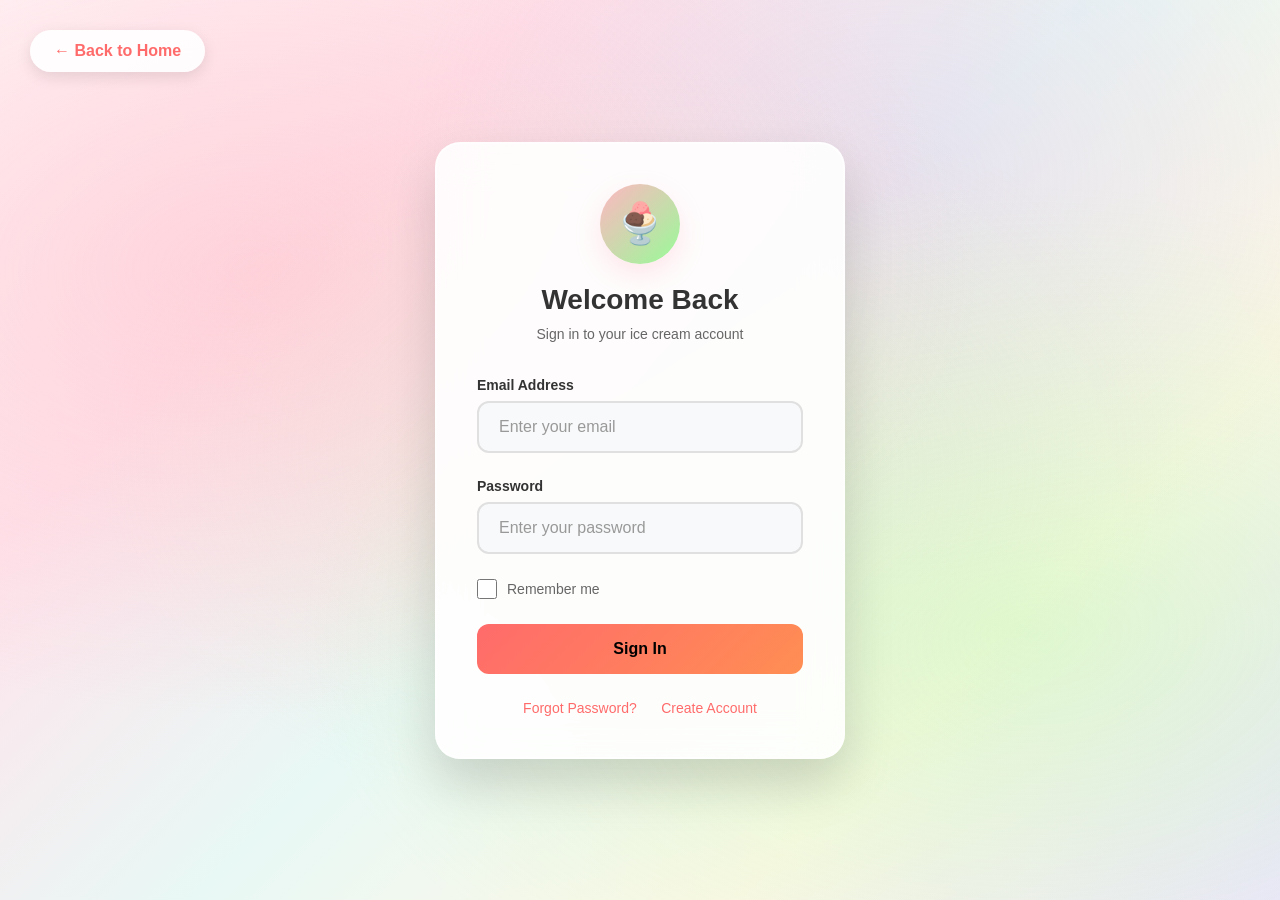
<file: login.html>
﻿<!DOCTYPE html>
<html lang="en">

<head>
    <meta charset="UTF-8">
    <meta name="viewport" content="width=device-width, initial-scale=1.0">
    <title>Login - Ice Cream Portfolio</title>
    <style>
        * {
            margin: 0;
            padding: 0;
            box-sizing: border-box;
        }

        body {
            font-family: 'Segoe UI', Tahoma, Geneva, Verdana, sans-serif;
            background: linear-gradient(135deg, #fff5f7 0%, #ffe4ec 25%, #e8f8f5 50%, #fff8e7 75%, #f0e6ff 100%);
            min-height: 100vh;
            display: flex;
            align-items: center;
            justify-content: center;
            position: relative;
        }

        body::before {
            content: '';
            position: fixed;
            top: 0;
            left: 0;
            width: 100%;
            height: 100%;
            background:
                radial-gradient(ellipse at 20% 30%, rgba(255, 182, 193, 0.4) 0%, transparent 50%),
                radial-gradient(ellipse at 80% 70%, rgba(152, 251, 152, 0.3) 0%, transparent 50%),
                radial-gradient(ellipse at 50% 50%, rgba(255, 218, 185, 0.3) 0%, transparent 60%),
                radial-gradient(ellipse at 70% 20%, rgba(221, 160, 221, 0.25) 0%, transparent 40%);
            pointer-events: none;
            z-index: -1;
        }

        .login-container {
            width: 100%;
            max-width: 450px;
            padding: 20px;
        }

        .login-card {
            background: rgba(255, 255, 255, 0.9);
            backdrop-filter: blur(20px);
            border-radius: 25px;
            padding: 40px;
            box-shadow: 0 25px 50px rgba(0, 0, 0, 0.15);
            border: 2px solid rgba(255, 255, 255, 0.5);
        }

        .logo-section {
            text-align: center;
            margin-bottom: 35px;
        }

        .logo {
            width: 80px;
            height: 80px;
            border-radius: 50%;
            background: linear-gradient(135deg, #ffb6c1, #98fb98);
            display: flex;
            align-items: center;
            justify-content: center;
            margin: 0 auto 20px;
            font-size: 40px;
            box-shadow: 0 10px 25px rgba(255, 182, 193, 0.3);
        }

        .login-title {
            font-size: 28px;
            font-weight: 700;
            color: #333;
            margin-bottom: 10px;
        }

        .login-subtitle {
            color: #666;
            font-size: 14px;
        }

        .form-group {
            margin-bottom: 25px;
        }

        .form-label {
            display: block;
            margin-bottom: 8px;
            font-weight: 600;
            color: #333;
            font-size: 14px;
        }

        .form-input {
            width: 100%;
            padding: 15px 20px;
            border: 2px solid #e0e0e0;
            border-radius: 12px;
            font-size: 16px;
            transition: all 0.3s ease;
            background: #f8f9fa;
        }

        .form-input:focus {
            outline: none;
            border-color: #ffb6c1;
            background: white;
            box-shadow: 0 0 0 4px rgba(255, 182, 193, 0.1);
        }

        .form-input::placeholder {
            color: #999;
        }

        .checkbox-group {
            display: flex;
            align-items: center;
            margin-bottom: 25px;
        }

        .checkbox-group input[type="checkbox"] {
            width: 20px;
            height: 20px;
            margin-right: 10px;
            cursor: pointer;
        }

        .checkbox-group label {
            color: #666;
            font-size: 14px;
            cursor: pointer;
        }

        .submit-btn {
            width: 100%;
            padding: 16px;
            background: linear-gradient(135deg, #ff6b6b, #ff8e53);
            color: black;
            border: none;
            border-radius: 12px;
            font-size: 16px;
            font-weight: 600;
            cursor: pointer;
            transition: all 0.3s ease;
        }

        .submit-btn:hover {
            transform: translateY(-2px);
            box-shadow: 0 10px 25px rgba(255, 107, 107, 0.3);
        }

        .form-links {
            text-align: center;
            margin-top: 25px;
        }

        .form-links a {
            color: #ff6b6b;
            text-decoration: none;
            font-size: 14px;
            font-weight: 500;
            transition: all 0.3s ease;
            margin: 0 10px;
        }

        .form-links a:hover {
            color: #ff8e53;
            text-decoration: underline;
        }

        .back-to-home {
            position: absolute;
            top: 30px;
            left: 30px;
            background: rgba(255, 255, 255, 0.9);
            color: #ff6b6b;
            text-decoration: none;
            padding: 12px 24px;
            border-radius: 25px;
            font-weight: 600;
            transition: all 0.3s ease;
            box-shadow: 0 5px 15px rgba(0, 0, 0, 0.1);
        }

        .back-to-home:hover {
            background: white;
            transform: translateY(-2px);
            box-shadow: 0 8px 25px rgba(0, 0, 0, 0.15);
        }

        @media (max-width: 768px) {
            .login-container {
                padding: 15px;
            }

            .login-card {
                padding: 30px 25px;
            }

            .back-to-home {
                top: 20px;
                left: 20px;
                padding: 10px 20px;
                font-size: 14px;
            }
        }
    </style>
</head>

<body>
    <a href="index.html" class="back-to-home">← Back to Home</a>

    <div class="login-container">
        <div class="login-card">
            <div class="logo-section">
                <div class="logo">🍨</div>
                <h1 class="login-title">Welcome Back</h1>
                <p class="login-subtitle">Sign in to your ice cream account</p>
            </div>

            <!-- Login Form -->
            <form id="loginForm">
                <div class="form-group">
                    <label class="form-label" for="email">Email Address</label>
                    <input type="email" id="email" class="form-input" placeholder="Enter your email" required>
                </div>

                <div class="form-group">
                    <label class="form-label" for="password">Password</label>
                    <input type="password" id="password" class="form-input" placeholder="Enter your password" required>
                </div>

                <div class="checkbox-group">
                    <input type="checkbox" id="rememberMe">
                    <label for="rememberMe">Remember me</label>
                </div>

                <button type="submit" class="submit-btn">Sign In</button>

                <div class="form-links">
                    <a href="#" onclick="showForgotPassword(); return false;">Forgot Password?</a>
                    <a href="#" onclick="showSignUp(); return false;">Create Account</a>
                </div>
            </form>

            <!-- Signup Form -->
            <form id="signupForm" style="display: none;">
                <div class="form-group">
                    <label class="form-label" for="signup-name">Full Name</label>
                    <input type="text" id="signup-name" class="form-input" placeholder="Enter your full name" required>
                </div>

                <div class="form-group">
                    <label class="form-label" for="signup-email">Email Address</label>
                    <input type="email" id="signup-email" class="form-input" placeholder="Enter your email" required>
                </div>

                <div class="form-group">
                    <label class="form-label" for="signup-password">Password</label>
                    <input type="password" id="signup-password" class="form-input" placeholder="Create a password"
                        required minlength="8">
                </div>

                <div class="form-group">
                    <label class="form-label" for="signup-confirm">Confirm Password</label>
                    <input type="password" id="signup-confirm" class="form-input" placeholder="Confirm your password"
                        required>
                </div>

                <div class="checkbox-group">
                    <input type="checkbox" id="agreeTerms" required>
                    <label for="agreeTerms">I agree to the Terms & Conditions</label>
                </div>

                <button type="submit" class="submit-btn">Create Account</button>

                <div class="form-links">
                    <a href="#" onclick="showLogin(); return false;">← Back to Login</a>
                </div>
            </form>

            <!-- Forgot Password Form -->
            <form id="forgotForm" style="display: none;">
                <div class="form-group">
                    <label class="form-label" for="forgot-email">Email Address</label>
                    <input type="email" id="forgot-email" class="form-input" placeholder="Enter your email" required>
                </div>

                <p style="color: #666; font-size: 13px; margin-bottom: 20px; line-height: 1.5;">
                    We'll send a password reset link to your email address.
                </p>

                <button type="submit" class="submit-btn">Send Reset Link</button>

                <div class="form-links">
                    <a href="#" onclick="showLogin(); return false;">← Back to Login</a>
                </div>
            </form>
        </div>
    </div>

    <script>
        // Form switching functions
        function showLogin() {
            document.getElementById('loginForm').style.display = 'block';
            document.getElementById('signupForm').style.display = 'none';
            document.getElementById('forgotForm').style.display = 'none';
            document.querySelector('.login-title').textContent = 'Welcome Back';
            document.querySelector('.login-subtitle').textContent = 'Sign in to your ice cream account';
        }

        function showSignUp() {
            document.getElementById('loginForm').style.display = 'none';
            document.getElementById('signupForm').style.display = 'block';
            document.getElementById('forgotForm').style.display = 'none';
            document.querySelector('.login-title').textContent = 'Create Account';
            document.querySelector('.login-subtitle').textContent = 'Join our ice cream family';
        }

        function showForgotPassword() {
            document.getElementById('loginForm').style.display = 'none';
            document.getElementById('signupForm').style.display = 'none';
            document.getElementById('forgotForm').style.display = 'block';
            document.querySelector('.login-title').textContent = 'Reset Password';
            document.querySelector('.login-subtitle').textContent = 'Enter your email to reset password';
        }

        // Form submission handlers
        document.getElementById('loginForm').addEventListener('submit', function (e) {
            e.preventDefault();
            const email = document.getElementById('email').value;
            const password = document.getElementById('password').value;

            // Store credentials in localStorage (simulating real authentication)
            localStorage.setItem('userEmail', email);
            localStorage.setItem('isLoggedIn', 'true');

            alert('Login successful! Redirecting to home page...');
            window.location.href = 'index.html';
        });

        document.getElementById('signupForm').addEventListener('submit', function (e) {
            e.preventDefault();
            const name = document.getElementById('signup-name').value;
            const email = document.getElementById('signup-email').value;
            const password = document.getElementById('signup-password').value;
            const confirm = document.getElementById('signup-confirm').value;

            if (password !== confirm) {
                alert('Passwords do not match!');
                return;
            }

            if (password.length < 8) {
                alert('Password must be at least 8 characters!');
                return;
            }

            // Store user credentials
            localStorage.setItem('userName', name);
            localStorage.setItem('userEmail', email);
            localStorage.setItem('userPassword', password);
            localStorage.setItem('isLoggedIn', 'true');

            alert('Account created successfully! Redirecting to home page...');
            window.location.href = 'index.html';
        });

        document.getElementById('forgotForm').addEventListener('submit', function (e) {
            e.preventDefault();
            const email = document.getElementById('forgot-email').value;

            // Simulate sending reset email
            alert(`Password reset link has been sent to ${email}. Please check your email.`);
            showLogin();
        });
    </script>
</body>

</html>
</file>
